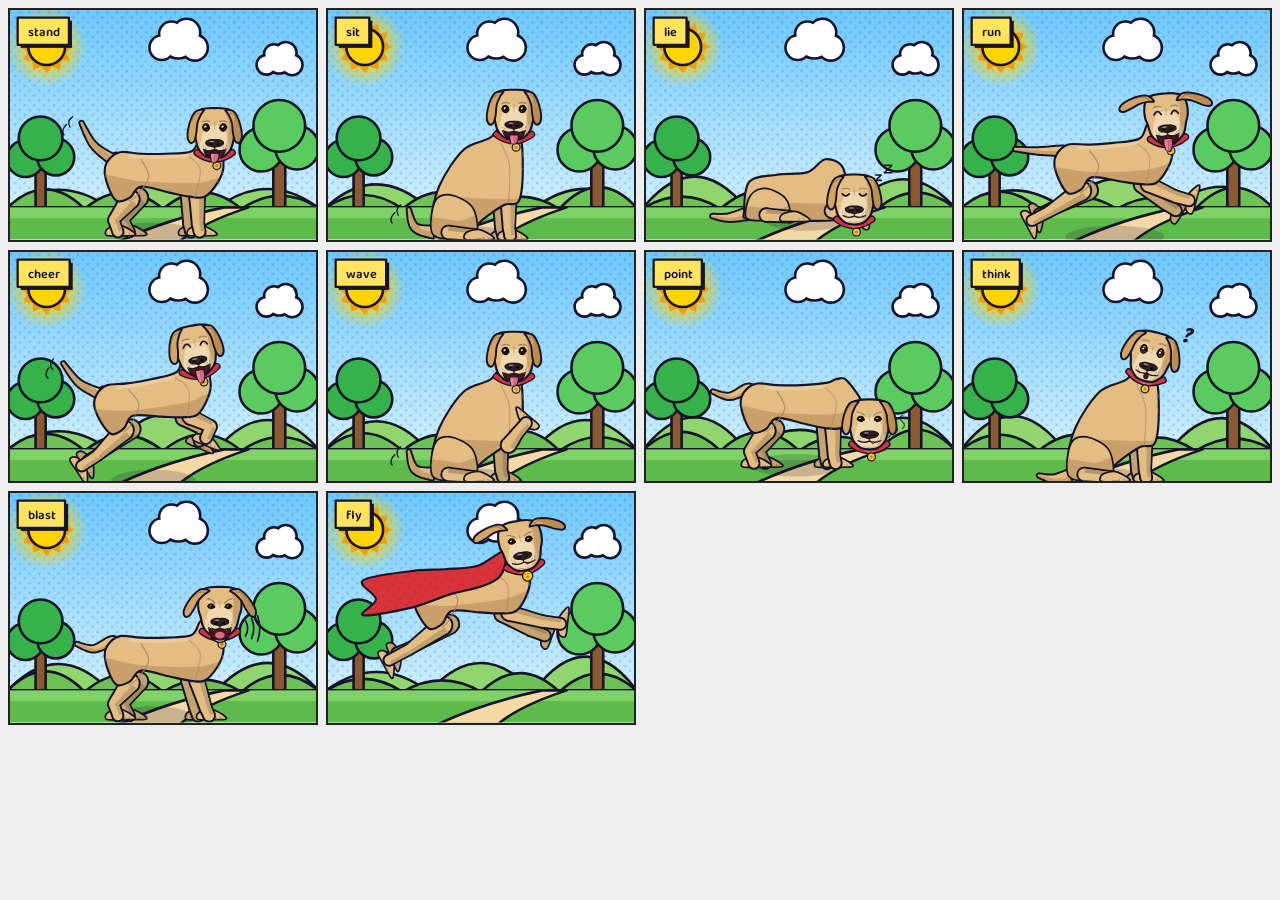
<file: tools/sheet.html>
<!doctype html>
<html><head><meta charset="utf-8"><title>Character sheet</title>
<link rel="stylesheet" href="https://fonts.googleapis.com/css2?family=Baloo+2:wght@500;600;700;800&family=Bangers&display=swap">
<style>body{margin:0;background:#eee;font-family:sans-serif}.g{display:grid;grid-template-columns:repeat(4,1fr);gap:8px;padding:8px}.c{background:#fff;border:2px solid #222}.c svg{display:block;width:100%;height:auto}.c p{margin:2px 6px;font-size:12px}</style></head>
<body><div class="g" id="g"></div>
<script src="../js/art-core.js?v=20260915c"></script><script src="../js/art-bg.js?v=20260915c"></script><script src="../js/art-chars.js?v=20260915c"></script><script src="../js/art-props.js?v=20260915c"></script><script src="../js/art-dogs.js?v=20260915c"></script><script src="../js/art-animals2.js?v=20260915c"></script><script src="../js/art-wild.js?v=20260915c"></script><script src="../js/art-people.js?v=20260915c"></script><script src="../js/art-extra.js?v=20260915c"></script><script src="../js/comic.js?v=20260915c"></script><script src="../js/stories/stories-01.js?v=20260915c"></script><script src="../js/stories/stories-02.js?v=20260915c"></script><script src="../js/stories/stories-03.js?v=20260915c"></script><script src="../js/stories/stories-04.js?v=20260915c"></script><script src="../js/stories/stories-05.js?v=20260915c"></script><script src="../js/stories/stories-06.js?v=20260915c"></script><script src="../js/stories/stories-07.js?v=20260915c"></script><script src="../js/stories/stories-08.js?v=20260915c"></script><script src="../js/pdf.js?v=20260915c"></script><script src="qc.js?v=20260915c"></script>
<script>
const K = window.AuggiComic, q = new URLSearchParams(location.search);
const sets = {
  auggie: ['stand','sit','lie','run','cheer','wave','point','think','blast','fly'].map((p,i)=>({bg:'park',chars:[{id:'auggie',pose:p,mood:['happy','happy','sleepy','laugh','laugh','happy','determined','surprised','angry','determined'][i],x:.5,cape:p==='fly'}],cap:{en:p,hi:'क'}})),
  moods: ['happy','sad','surprised','angry','scared','determined','laugh','sleepy'].map(m=>({bg:'home',chars:[{id:'auggie',pose:'sit',mood:m,x:.5}],cap:{en:m,hi:'क'}})),
  family: ['papa','mumma','mausi','nanu','dadi'].flatMap(id=>[{bg:'home',chars:[{id,pose:'stand',mood:'happy',x:.5}],cap:{en:id,hi:'क'}},{bg:'beach',chars:[{id,pose:'wave',mood:'laugh',x:.35},{id:'auggie',pose:'sit',mood:'happy',x:.72,flip:true}],cap:{en:id+' + auggie',hi:'क'}}]),
  people: ['papa','mumma','mausi','nanu','dadi','gadbad','rohan','anaya','kabir','zoya','mira'].map(id=>({bg:'home',chars:[{id,pose:'stand',mood:'happy',x:.5}],cap:{en:id,hi:'क'}})),
  pmoods: ['happy','laugh','sad','surprised','angry','scared','determined','sleepy'].map((m,i)=>({bg:'home',chars:[{id:['mumma','papa','nanu','dadi','mausi','papa','mumma','nanu'][i],pose:'stand',mood:m,x:.5,s:1.6}],cap:{en:m,hi:'क'}})),
  pposes: ['stand','wave','run','fly','cheer','point','think','sit','blast'].map((p,i)=>({bg:'park',chars:[{id:['papa','mumma','mausi','nanu','dadi','papa','mumma','nanu','mausi'][i],pose:p,mood:'happy',x:.5}],cap:{en:p,hi:'क'}})),
  newbits: [{bg:'office',chars:[{id:'papa',pose:'sit',mood:'happy',x:.3},{id:'auggie',pose:'lie',mood:'sleepy',x:.7,flip:true}],cap:{en:'office',hi:'क'}},{bg:'classroom',chars:[{id:'missji',pose:'point',mood:'happy',x:.28},{id:'auggie',pose:'sit',mood:'surprised',x:.72,flip:true}],cap:{en:'classroom',hi:'क'}},{bg:'haunted',chars:[{id:'auggie',pose:'stand',mood:'scared',x:.3},{id:'bhootu',pose:'wave',mood:'happy',x:.72,flip:true}],cap:{en:'haunted',hi:'क'}},{bg:'home',chars:[{id:'missji',pose:'stand',mood:'happy',x:.5}],cap:{en:'missji',hi:'क'}},{bg:'haunted',chars:[{id:'bhootu',pose:'stand',mood:'happy',x:.5}],cap:{en:'bhootu',hi:'क'}},{bg:'haunted',chars:[{id:'bhootu',pose:'cheer',mood:'scared',x:.5}],cap:{en:'bhootu scared',hi:'क'}}],
  dogs: ['moti','pinku','snowy','chiku'].flatMap(id=>[{bg:'city',chars:[{id,pose:'stand',mood:'happy',x:.5}],cap:{en:id,hi:'क'}},{bg:'park',chars:[{id,pose:'sit',mood:'surprised',x:.5}],cap:{en:id+' sit',hi:'क'}}]),
  animals: ['camel','goat','duck','pigeon','squirrel','crab','tiger','deer','horse'].map(id=>({bg:'farm',chars:[{id,pose:'stand',mood:'happy',x:.5}],cap:{en:id,hi:'क'}})),
  places: ['station','airport','wedding','cafe','vet'].map(bg=>({bg,chars:[{id:'auggie',pose:'stand',mood:'happy',x:.35},{id:'mumma',pose:'wave',mood:'happy',x:.75,flip:true}],cap:{en:bg,hi:'क'}})).concat(['bone','bowl','frisbee','suitcase','camera','laptop','plane','train','tent','campfire','sandcastle','rickshaw','hotair'].map((p,i,a)=>null).filter(Boolean)),
  props: [['bone','bowl','frisbee','suitcase'],['camera','laptop','plane','train'],['tent','campfire','sandcastle','rickshaw'],['hotair','bone','bowl','camera']].map(ps=>({bg:'garden',chars:[],props:ps.map((id,i)=>({id,x:.14+i*.24})),cap:{en:ps.join(' '),hi:'क'}})),
};
document.fonts.load('600 20px "Baloo 2"').then(()=>{
  // close-up mode: ?raw=papa,mumma&pose=stand&moods=happy,sad&vb=-60,-240,120,130
  if (q.get('raw')) {
    const A = window.AuggiArt, ids = q.get('raw').split(','), moods = (q.get('moods') || 'happy').split(','), poses = (q.get('pose') || 'stand').split(',');
    const vb = (q.get('vb') || '-130,-250,260,260').split(',').join(' ');
    const cells = [];
    ids.forEach(id => poses.forEach(p => moods.forEach(m => { const ch = A.char(id, p, m, {}); cells.push(`<div class="c"><svg viewBox="${vb}" xmlns="http://www.w3.org/2000/svg" style="background:#F4EFE4">${A.defs()}<line x1="-400" y1="0" x2="400" y2="0" stroke="#bbb"/>${ch.svg}<circle cx="${ch.anchor[0]}" cy="${ch.anchor[1]}" r="2" fill="red"/></svg><p>${id} ${p} ${m}</p></div>`); })));
    document.getElementById('g').innerHTML = cells.join('');
    if (q.get('cols')) document.getElementById('g').style.gridTemplateColumns = `repeat(${q.get('cols')},1fr)`;
    return;
  }
  let list = sets[q.get('s')||'auggie'];
  if (q.get('only')) { const keep = q.get('only').split(',').map(Number); list = list.filter((_, i) => keep.includes(i)); }
  if (q.get('cols')) document.getElementById('g').style.gridTemplateColumns = `repeat(${q.get('cols')},1fr)`;
  document.getElementById('g').innerHTML = list.map((sc,i)=>`<div class="c">${K.scene(sc,400,300,{seed:i+3})}</div>`).join('');
});
</script></body></html>
</file>
